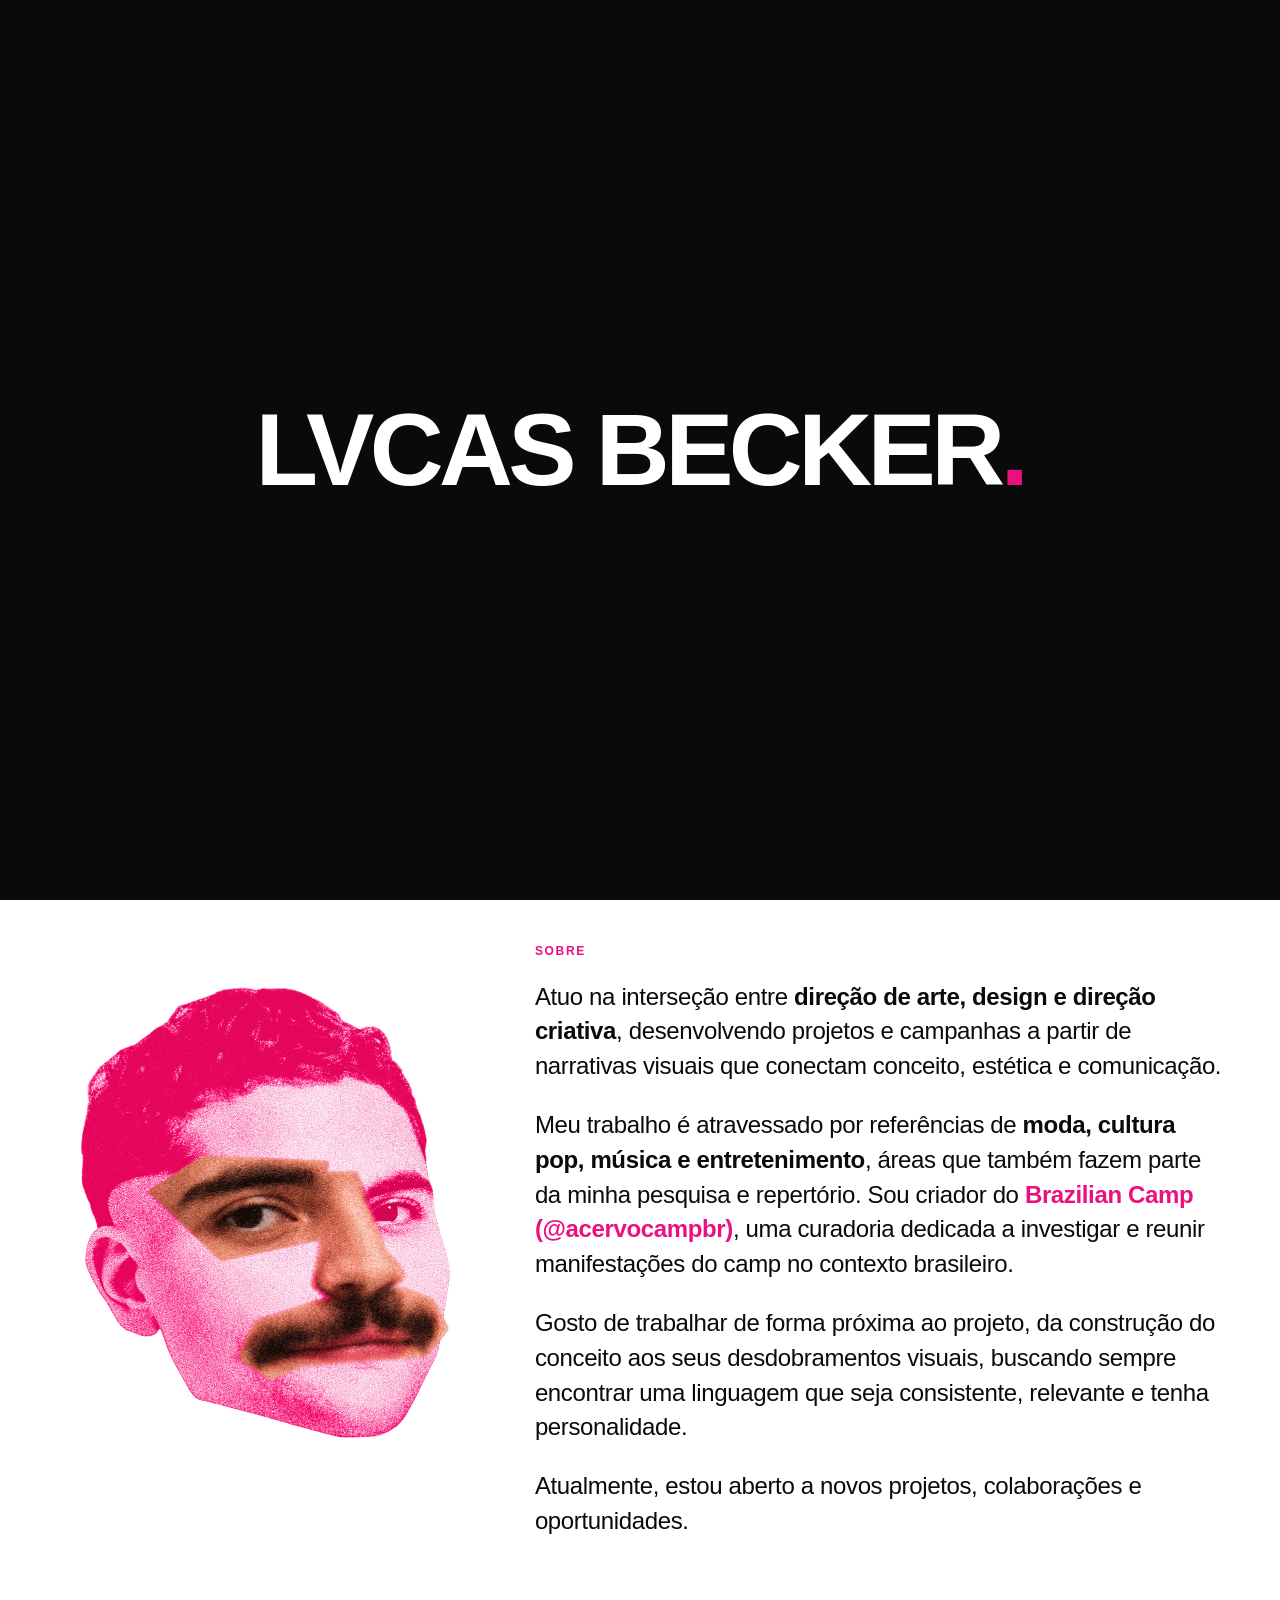
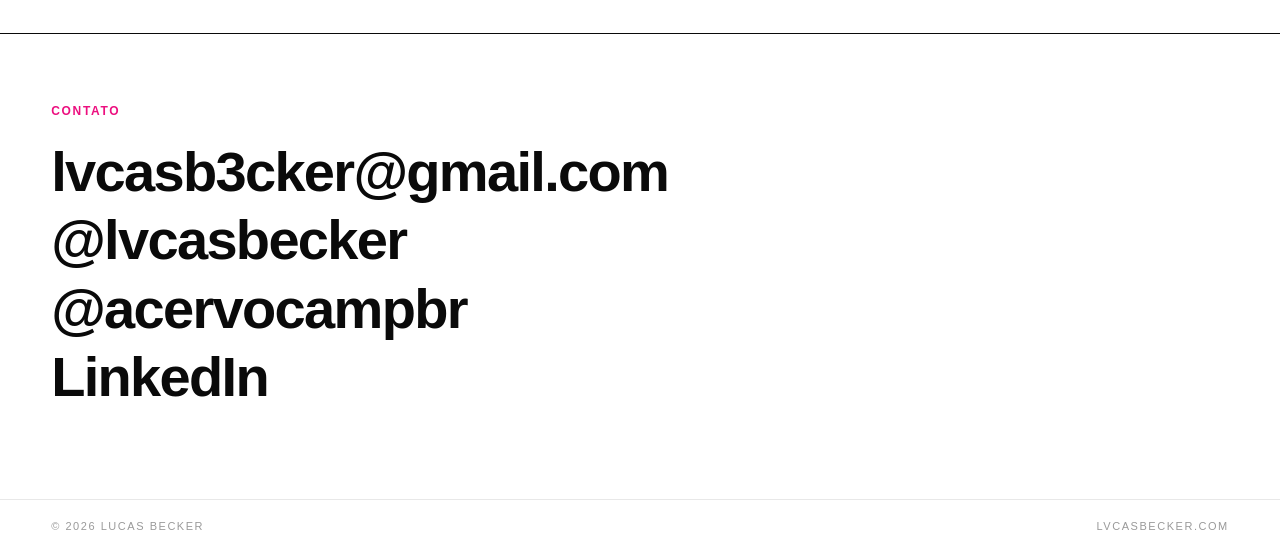
<file: index.html>
<!DOCTYPE html>
<html lang="pt-BR">
<head>
<meta charset="UTF-8">
<meta name="viewport" content="width=device-width, initial-scale=1.0">
<title>LVCAS BECKER</title>
<meta name="description" content="Portfólio de Lucas Becker — direção de arte, design, direção criativa e produção de moda.">
<link rel="stylesheet" href="estilo.css">
</head>
<body>

<div class="entrada" id="entrada">
  <h1>Lvcas Becker<span>.</span></h1>
</div>

<script>
  // página de entrada: aparece ao abrir o site, some ao clicar
  (function(){
    const entrada = document.getElementById('entrada');
    if (sessionStorage.getItem('entrou')) { entrada.remove(); return; }
    document.body.style.overflow = 'hidden';
    entrada.addEventListener('click', () => {
      sessionStorage.setItem('entrou', '1');
      entrada.classList.add('saindo');
      document.body.style.overflow = '';
      setTimeout(() => entrada.remove(), 400);
    });
  })();
</script>

<header>
  <a class="logo" href="index.html" id="logo"></a>
  <nav>
    <a href="#trabalhos">Trabalhos</a>
    <a href="#sobre">Sobre</a>
    <a href="#contato">Contato</a>
  </nav>
</header>

<section class="hero-home">
  <h1 id="hero-nome"></h1>
</section>

<nav class="indice" id="trabalhos" aria-label="Categorias de trabalho"></nav>

<section class="sobre" id="sobre">
  <div class="sobre-foto"><img src="assets/retrato.png" alt="Retrato de Lucas Becker"></div>
  <div>
    <h2>Sobre</h2>
    <p>Atuo na interseção entre <b>direção de arte, design e direção criativa</b>, desenvolvendo projetos e campanhas a partir de narrativas visuais que conectam conceito, estética e comunicação.</p>
    <p>Meu trabalho é atravessado por referências de <b>moda, cultura pop, música e entretenimento</b>, áreas que também fazem parte da minha pesquisa e repertório. Sou criador do <a href="https://www.instagram.com/acervocampbr" target="_blank" rel="noopener"><b><span class="destaque">Brazilian Camp (@acervocampbr)</span></b></a>, uma curadoria dedicada a investigar e reunir manifestações do camp no contexto brasileiro.</p>
    <p>Gosto de trabalhar de forma próxima ao projeto, da construção do conceito aos seus desdobramentos visuais, buscando sempre encontrar uma linguagem que seja consistente, relevante e tenha personalidade.</p>
    <p>Atualmente, estou aberto a novos projetos, colaborações e oportunidades.</p>
  </div>
</section>

<section class="contato" id="contato">
  <h2>Contato</h2>
  <div class="contato-links" id="contato-links"></div>
</section>

<footer>
  <div>© 2026 Lucas Becker</div>
  <div>lvcasbecker.com</div>
</footer>

<script src="dados.js"></script>
<script src="site.js"></script>
<script>
  montarHeader();

  // hero: logo grande ou nome em texto (com ponto rosa)
  const hero = document.getElementById('hero-nome');
  if (CONFIG.logo) {
    hero.innerHTML = `<img src="${CONFIG.logo}" alt="${CONFIG.nome}">`;
  } else {
    hero.innerHTML = CONFIG.nome.replace(' ', '<br>') + '<span>.</span>';
  }

  // índice de categorias
  const indice = document.getElementById('trabalhos');
  CATEGORIAS.forEach(cat => {
    const a = document.createElement('a');
    a.href = `categoria.html?c=${cat.slug}`;
    a.innerHTML = `<span class="cat-nome">${cat.nome}</span>`;
    indice.appendChild(a);
  });

  // contato
  document.getElementById('contato-links').innerHTML = `
    <a href="#" id="copiar-email">${CONFIG.email}</a>
    <a href="${CONFIG.instagram}" target="_blank" rel="noopener">@lvcasbecker</a>
    <a href="${CONFIG.acervo}" target="_blank" rel="noopener">@acervocampbr</a>
    <a href="${CONFIG.linkedin}" target="_blank" rel="noopener">LinkedIn</a>`;

  // e-mail: copiar em vez de abrir o app de e-mail
  const elEmail = document.getElementById('copiar-email');
  elEmail.addEventListener('click', (e) => {
    e.preventDefault();
    navigator.clipboard.writeText(CONFIG.email).then(() => {
      elEmail.textContent = 'copiado :)';
      elEmail.classList.add('copiado');
      setTimeout(() => {
        elEmail.textContent = CONFIG.email;
        elEmail.classList.remove('copiado');
      }, 1600);
    });
  });
</script>
</body>
</html>
</file>
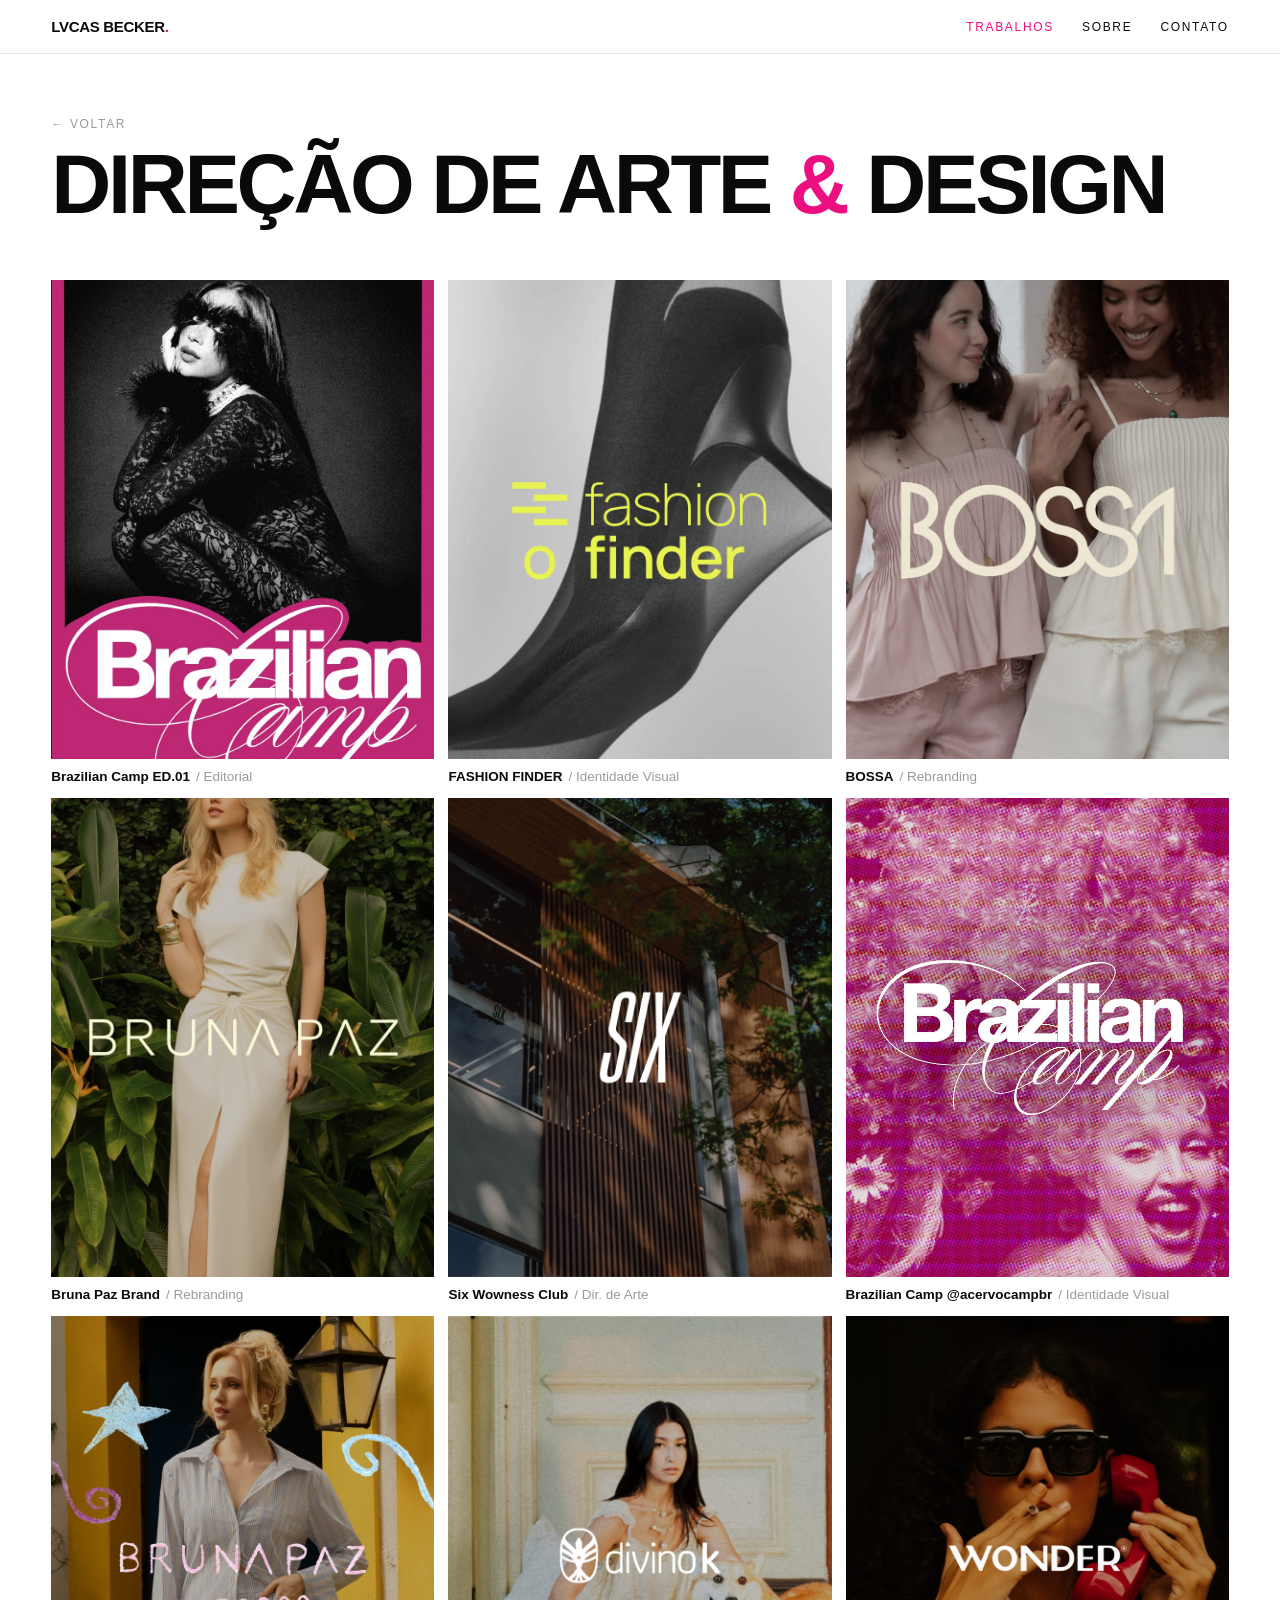
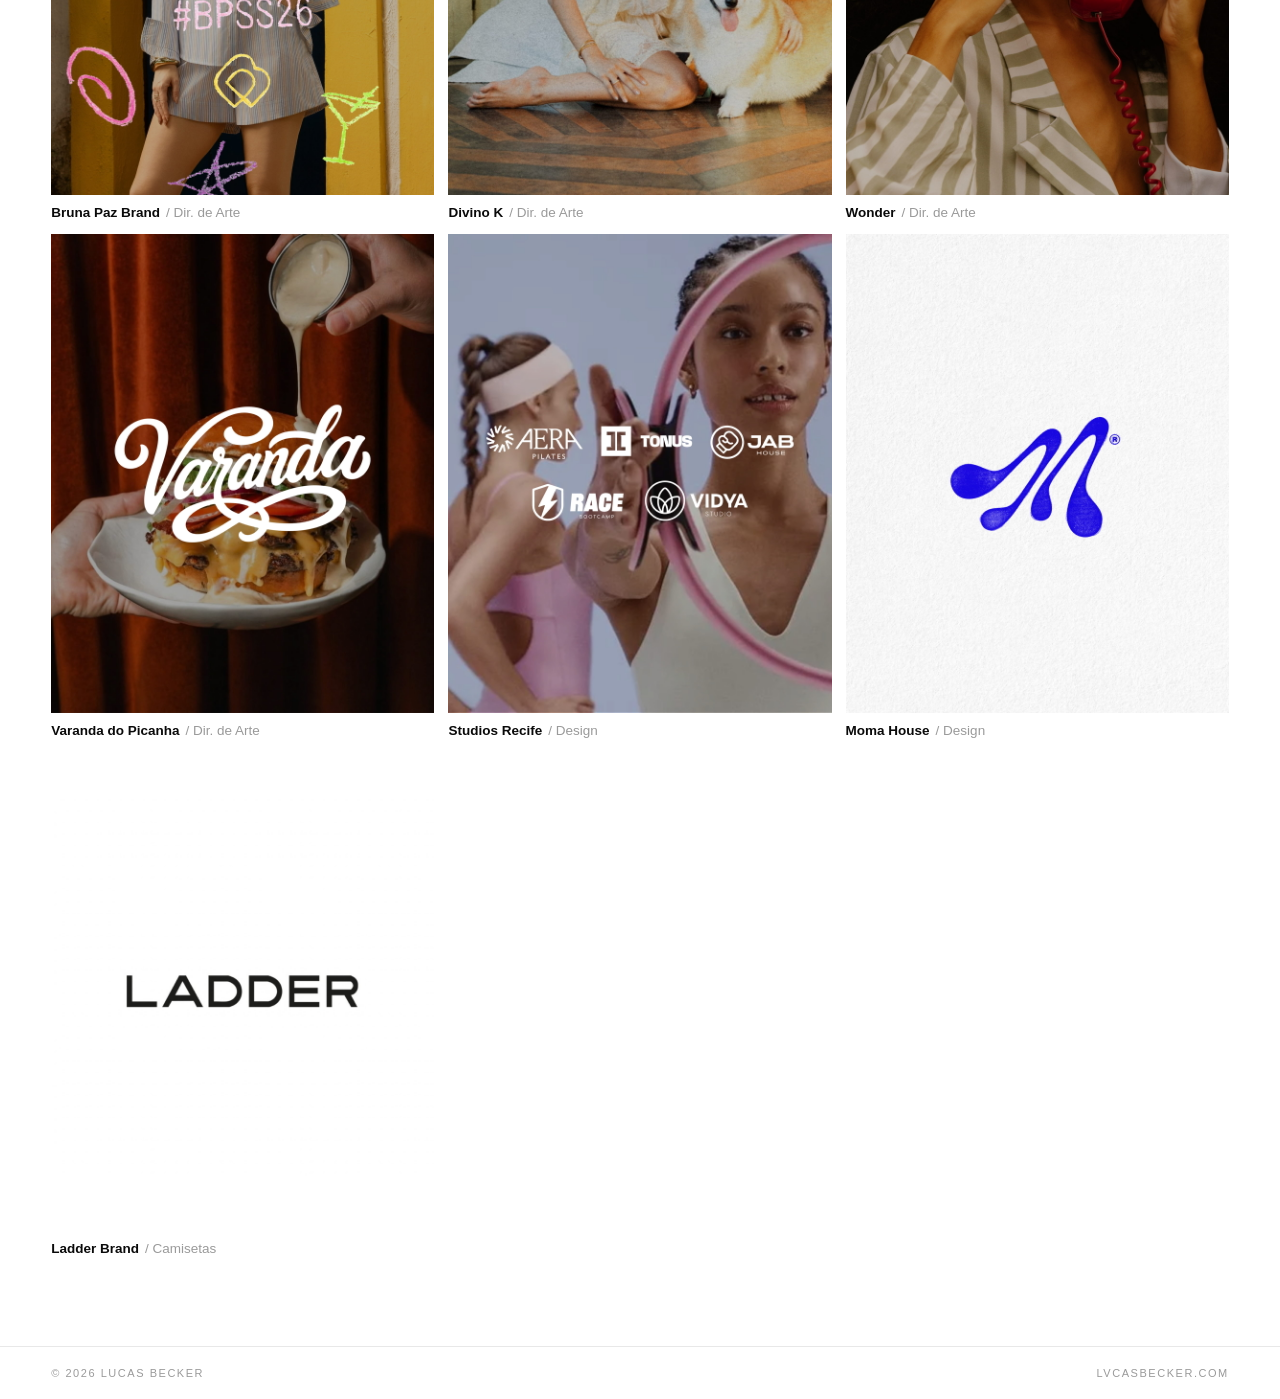
<file: categoria.html>
<!DOCTYPE html>
<html lang="pt-BR">
<head>
<meta charset="UTF-8">
<meta name="viewport" content="width=device-width, initial-scale=1.0">
<title>TRABALHOS</title>
<link rel="stylesheet" href="estilo.css">
</head>
<body>

<header>
  <a class="logo" href="index.html" id="logo"></a>
  <nav>
    <a href="index.html#trabalhos" class="atual">Trabalhos</a>
    <a href="index.html#sobre">Sobre</a>
    <a href="index.html#contato">Contato</a>
  </nav>
</header>

<section class="pagina-topo">
  <a class="migalha" href="index.html#trabalhos">← Voltar</a>
  <h1 id="titulo-categoria"></h1>
</section>

<main class="grid" id="grid"></main>

<footer>
  <div>© 2026 Lucas Becker</div>
  <div>lvcasbecker.com</div>
</footer>

<script src="dados.js"></script>
<script src="site.js"></script>
<script>
  montarHeader();
  const slug = pegarParam('c') || CATEGORIAS[0].slug;
  const nome = nomeDaCategoria(slug);
  document.title = nome.toUpperCase();
  document.getElementById('titulo-categoria').innerHTML =
    nome.replace('&amp;','&').replace(' & ',' <em>&</em> ');

  const grid = document.getElementById('grid');
  const lista = PROJECTS.filter(p => p.categoria === slug);
  lista.forEach(p => {
    const a = document.createElement('a');
    a.className = 'card';
    a.href = `projeto.html?p=${p.slug}`;
    a.innerHTML = `
      <div class="card-img"><img src="${p.capa}" alt="${p.rotulo ? p.rotulo + ' — ' : ''}${p.nome}" loading="lazy"></div>
      <div class="card-legenda">${p.rotulo ? `<b>${p.nome}</b><span>/ ${p.rotulo}</span>` : `<b>${p.nome}</b>`}</div>`;
    grid.appendChild(a);
  });
</script>
</body>
</html>
</file>
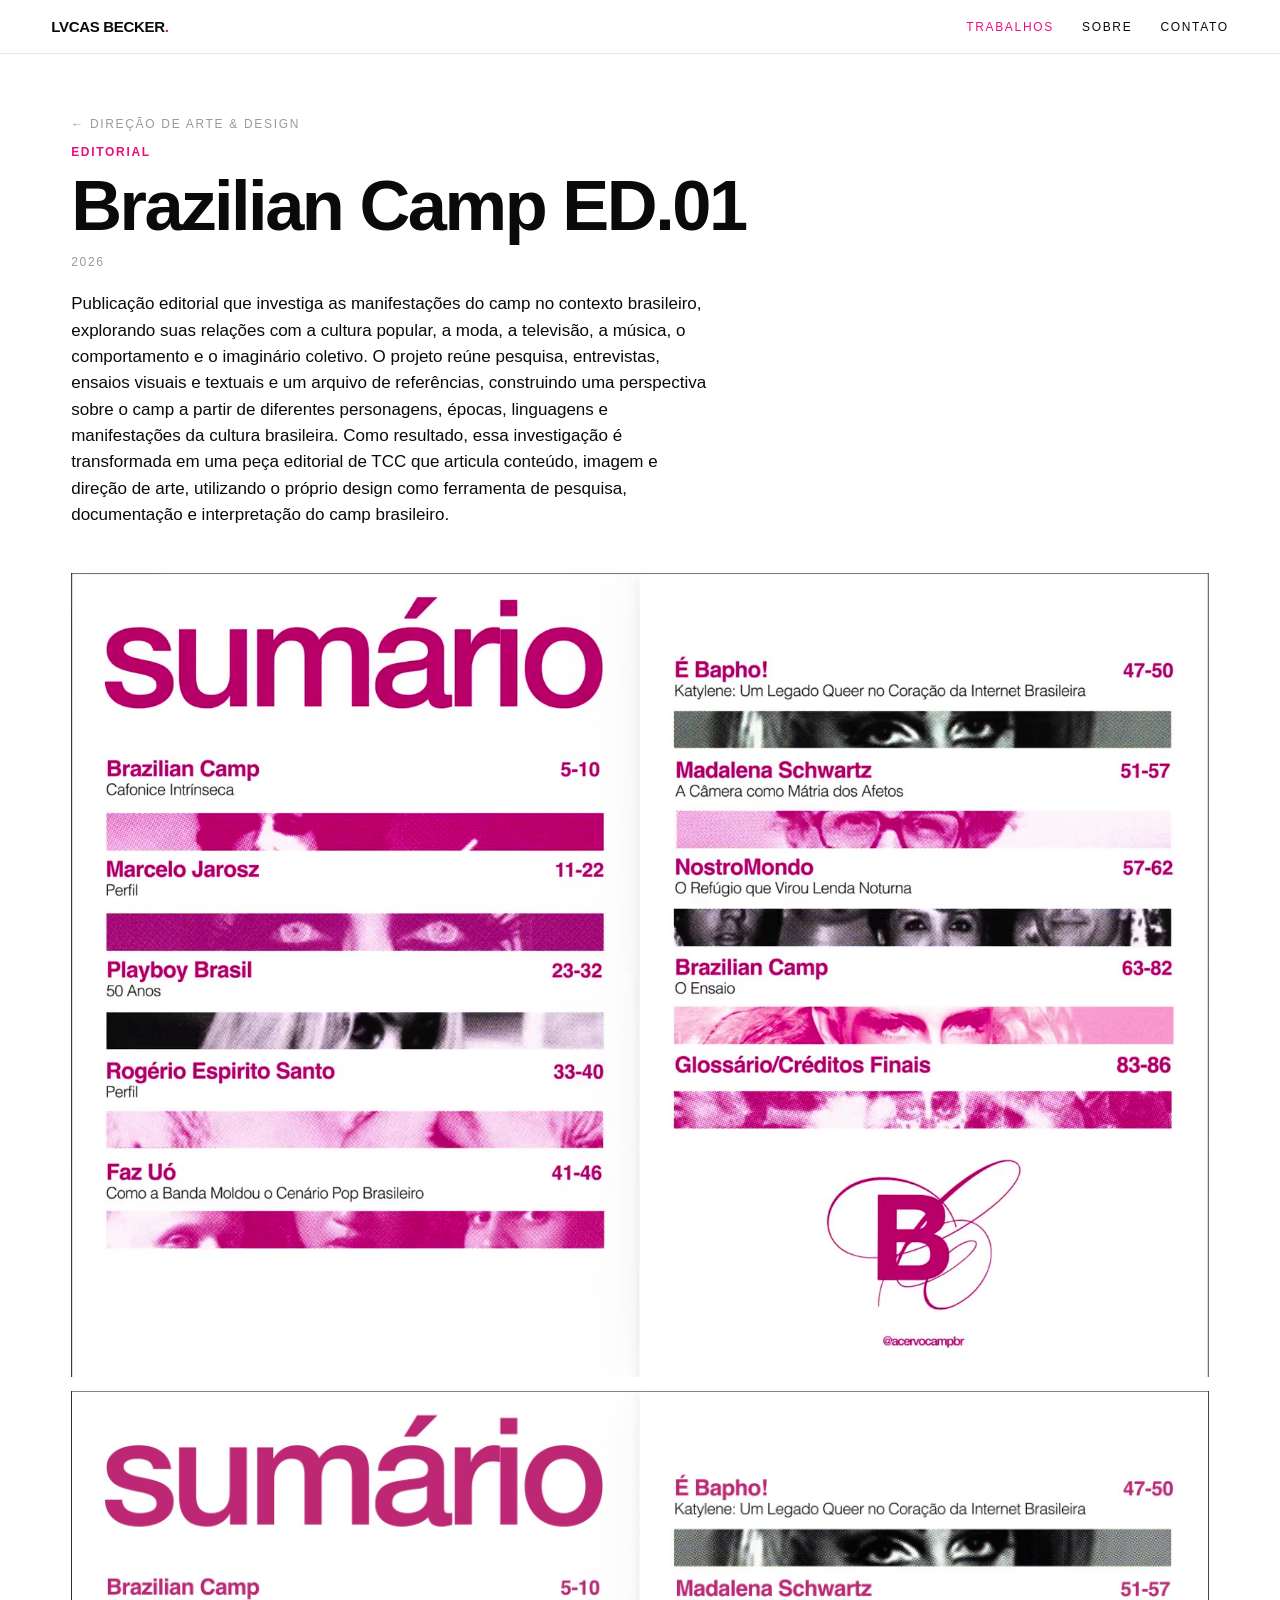
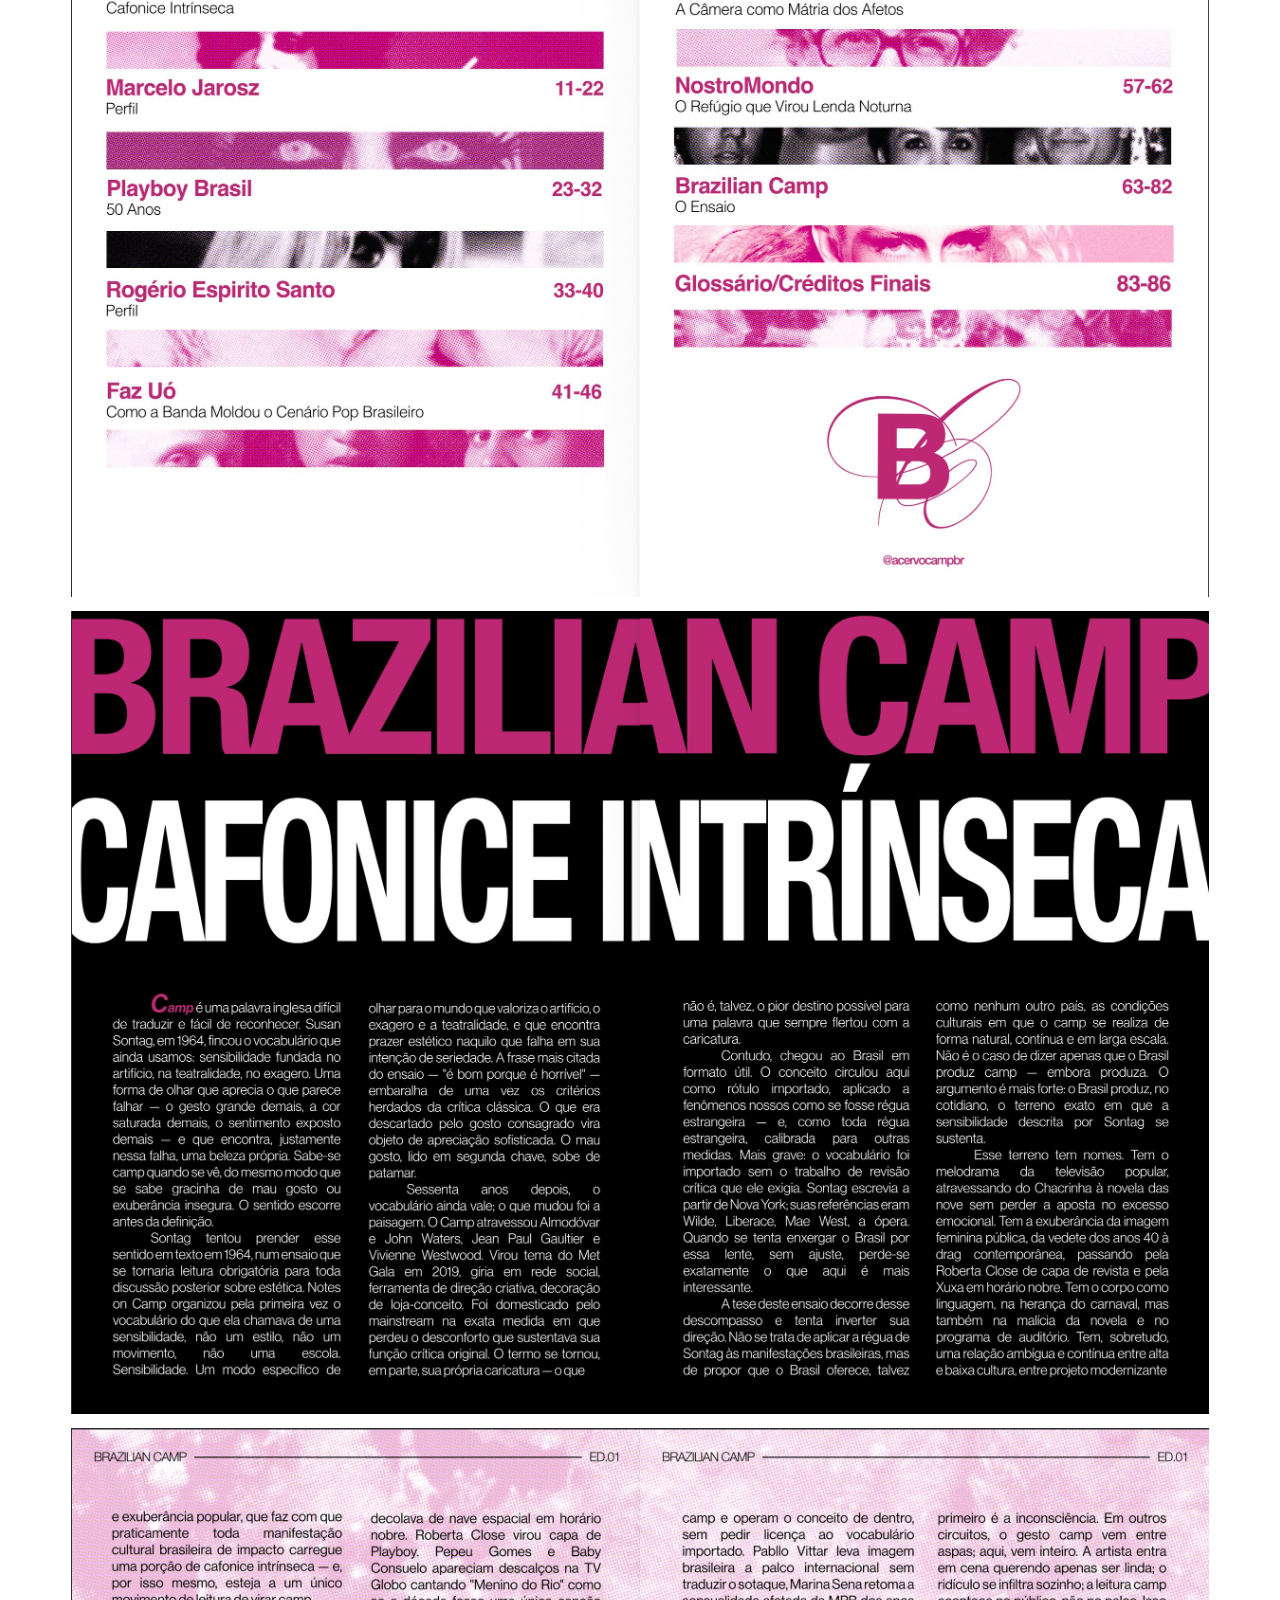
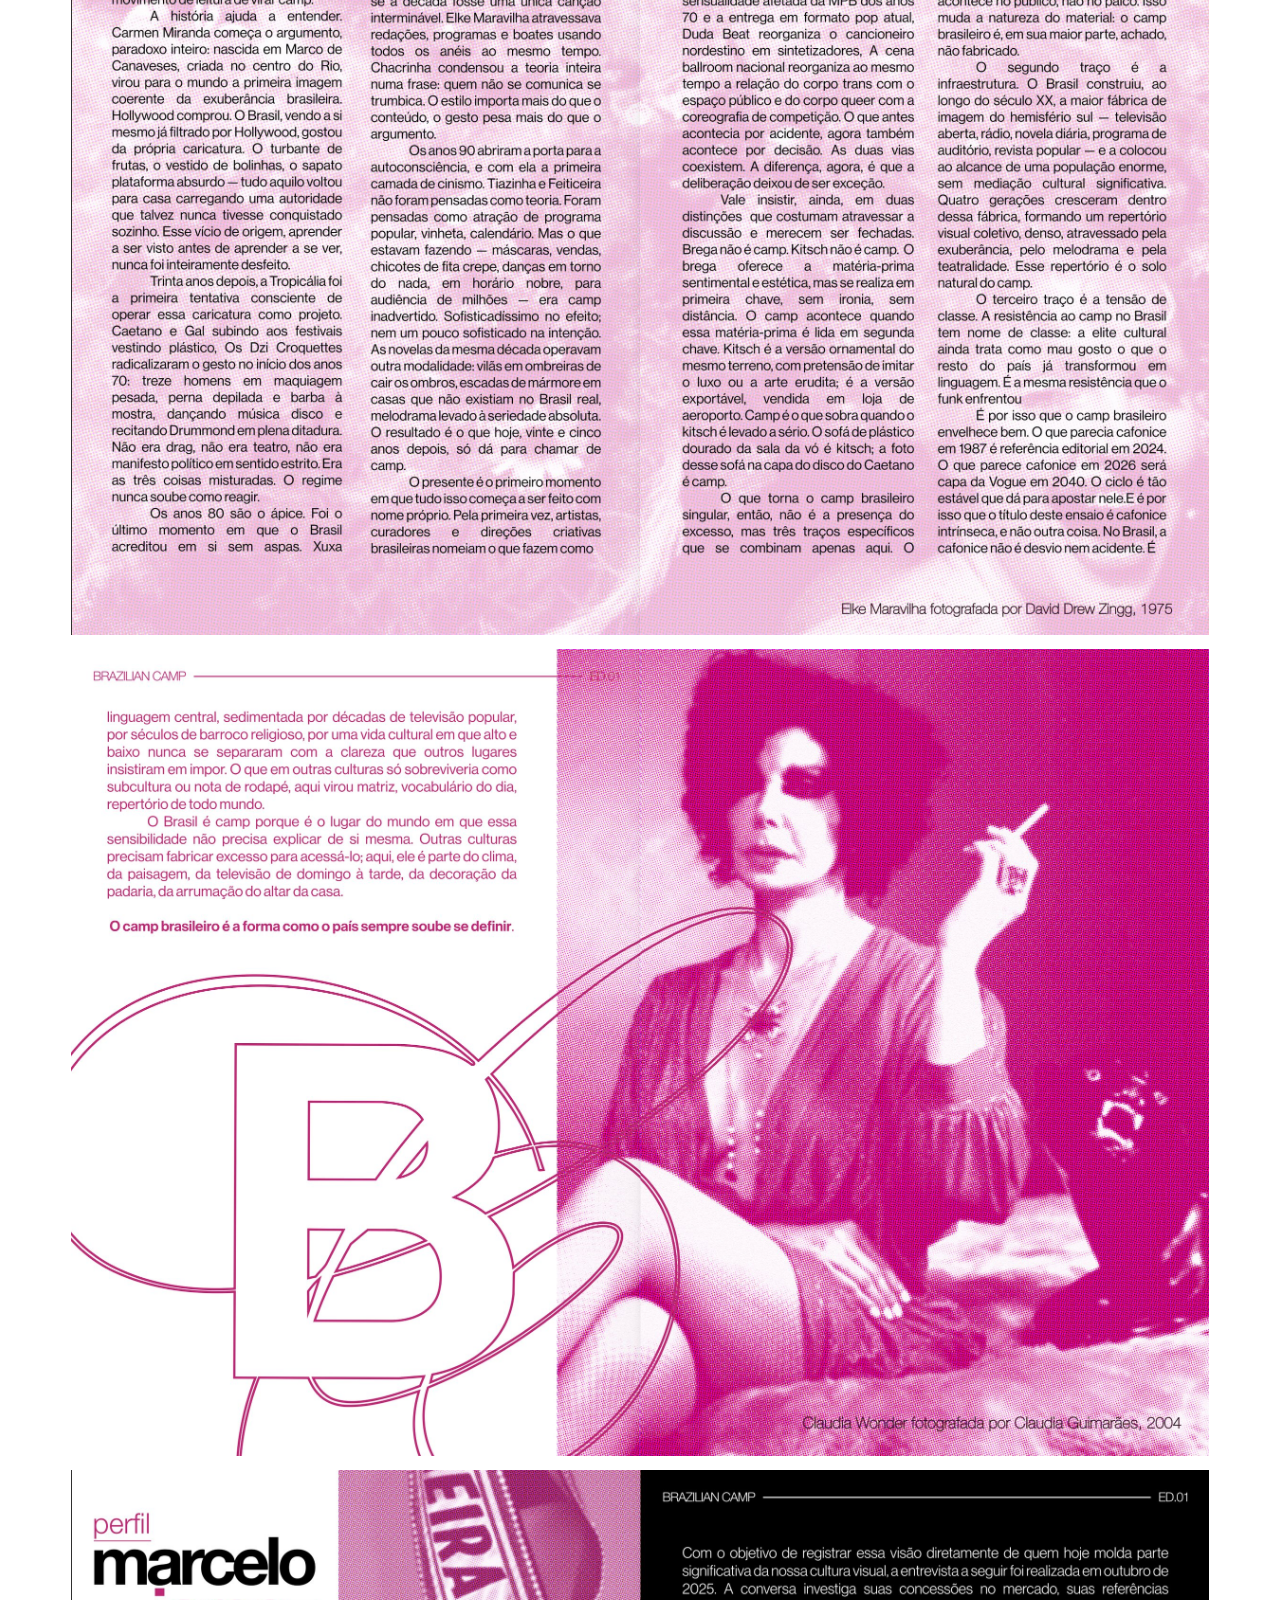
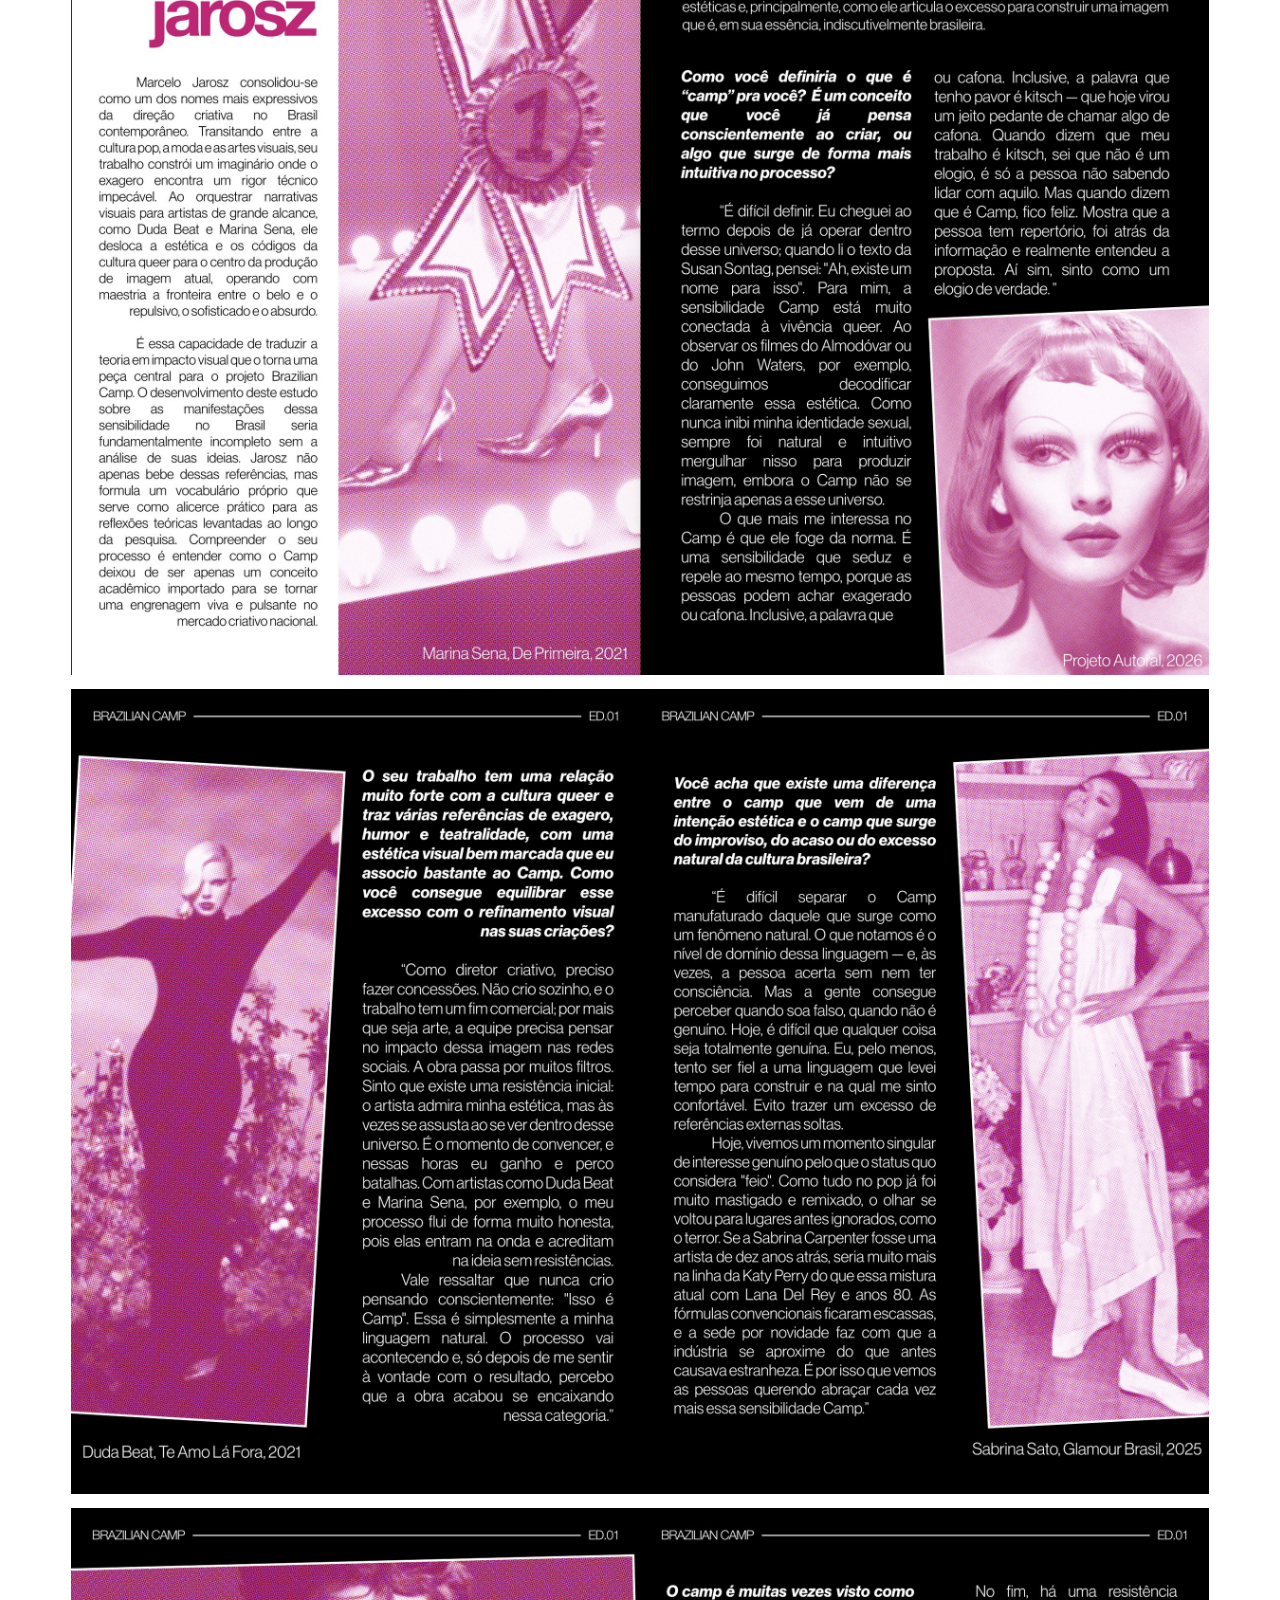
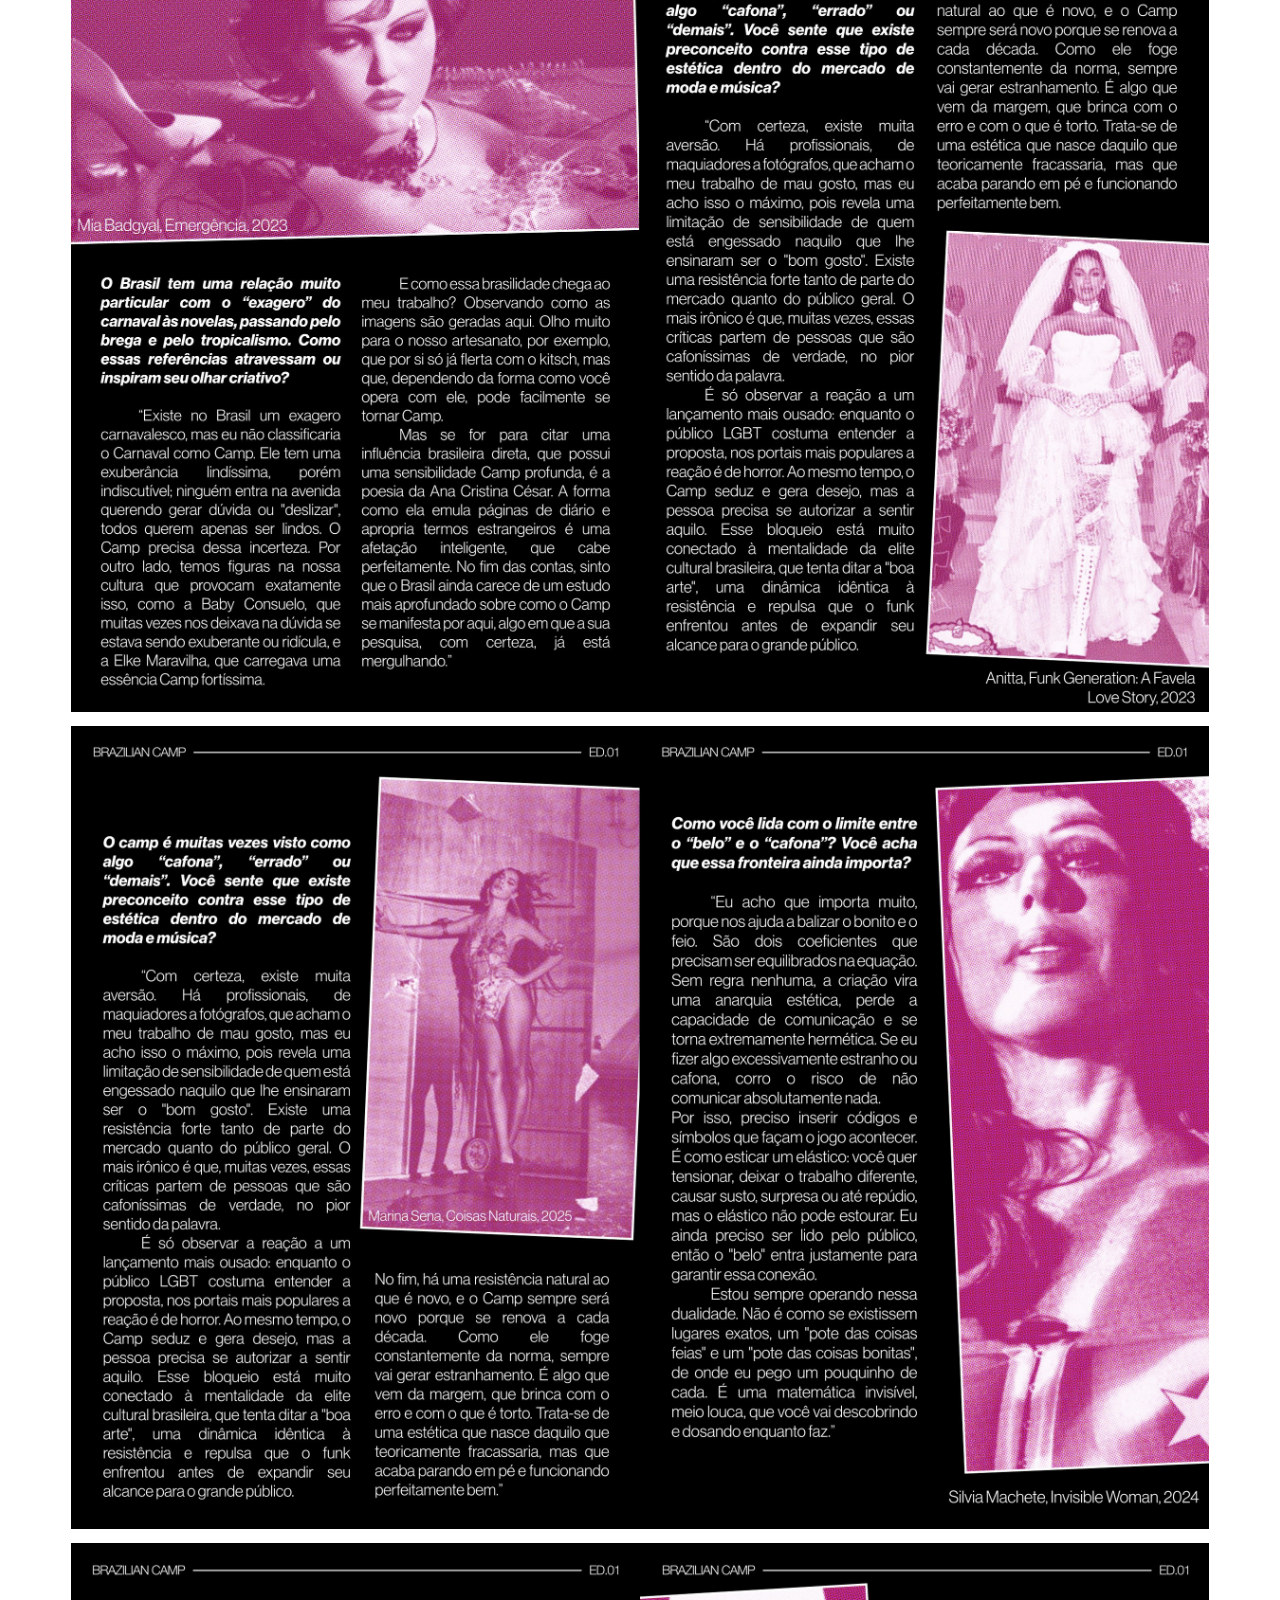
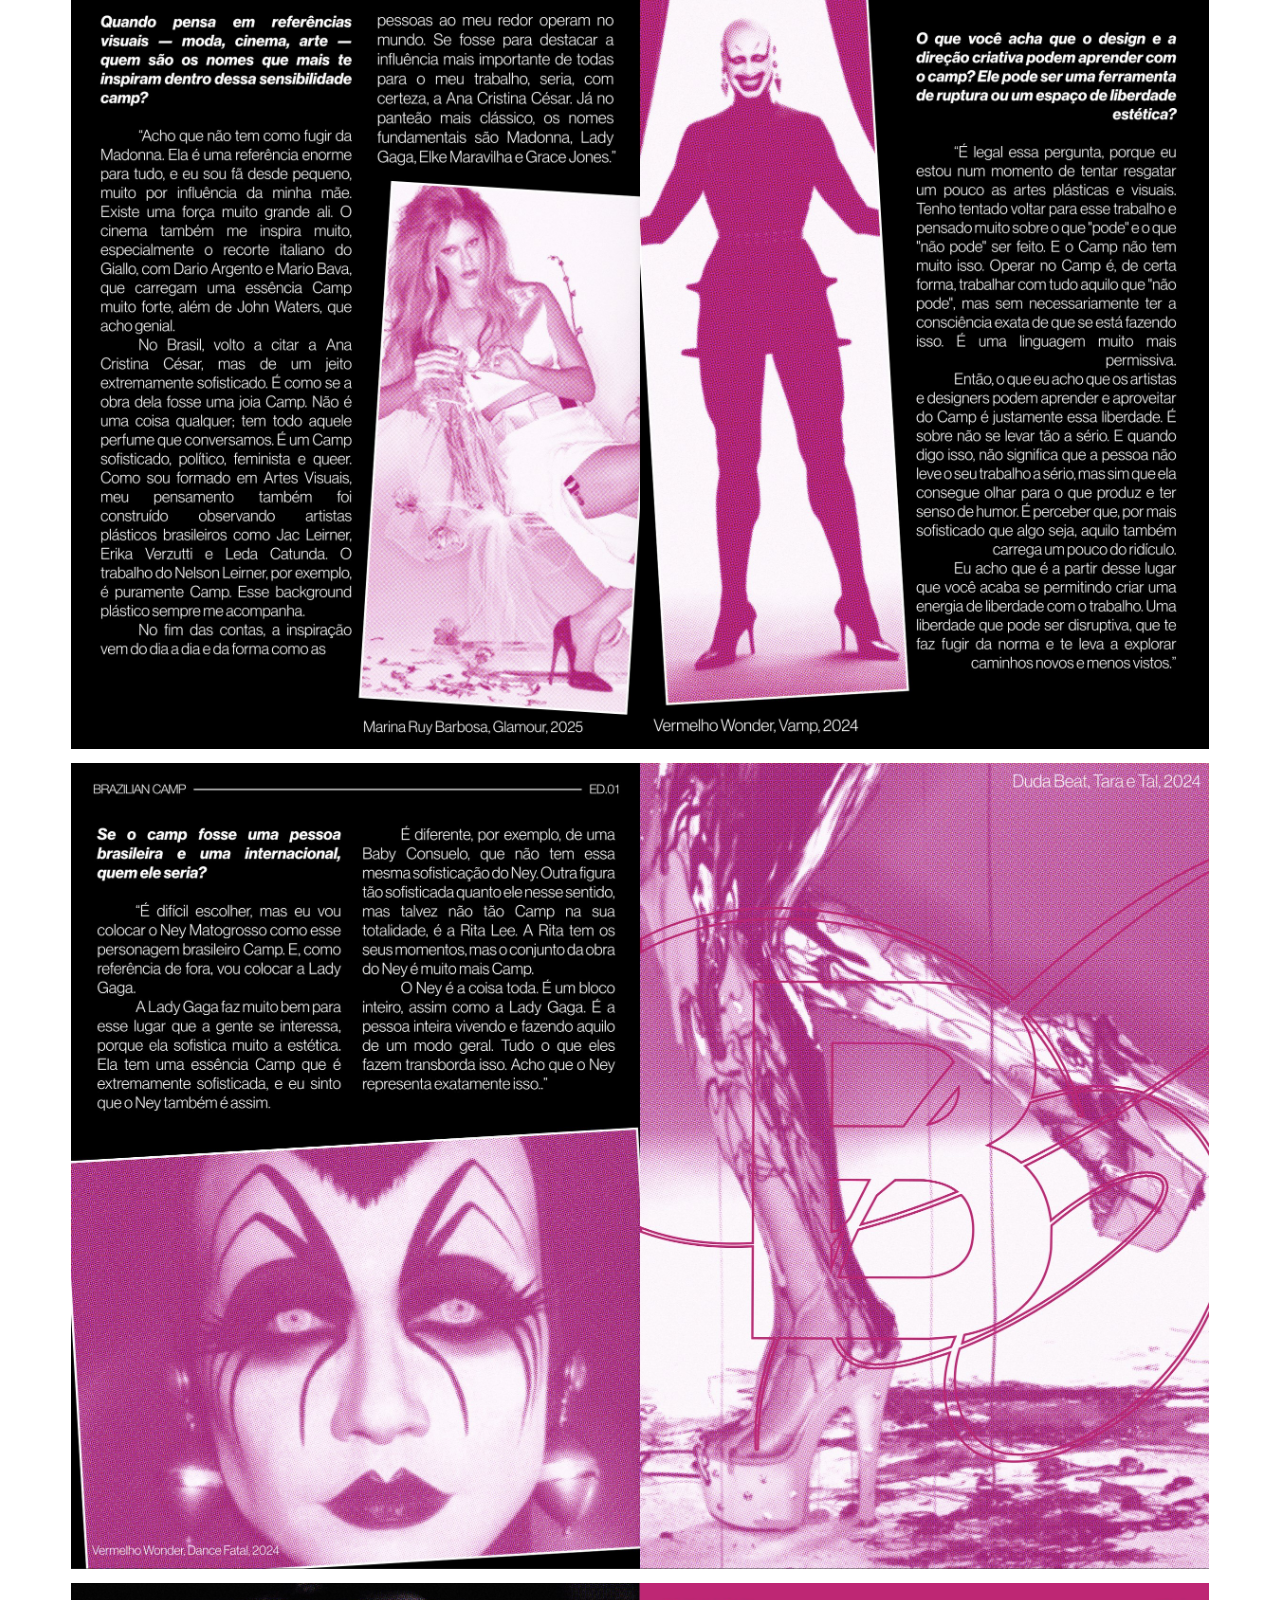
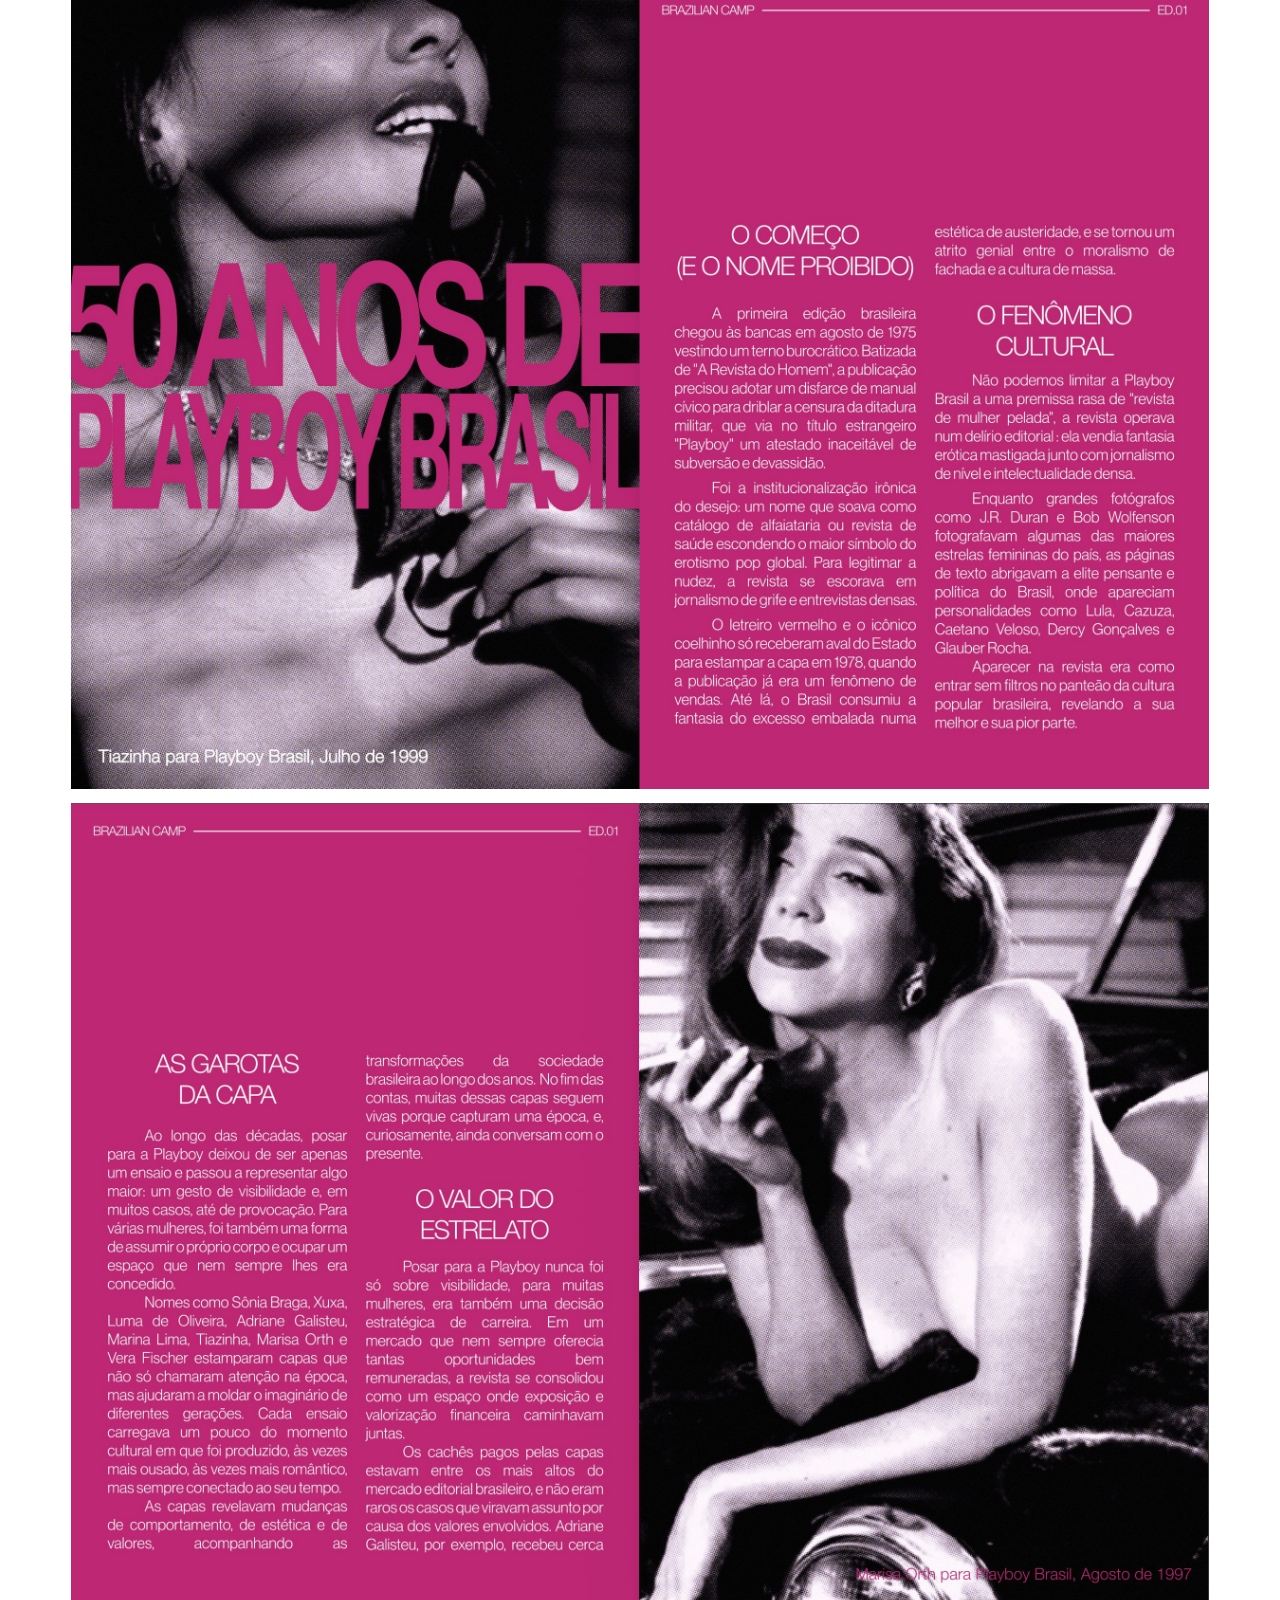
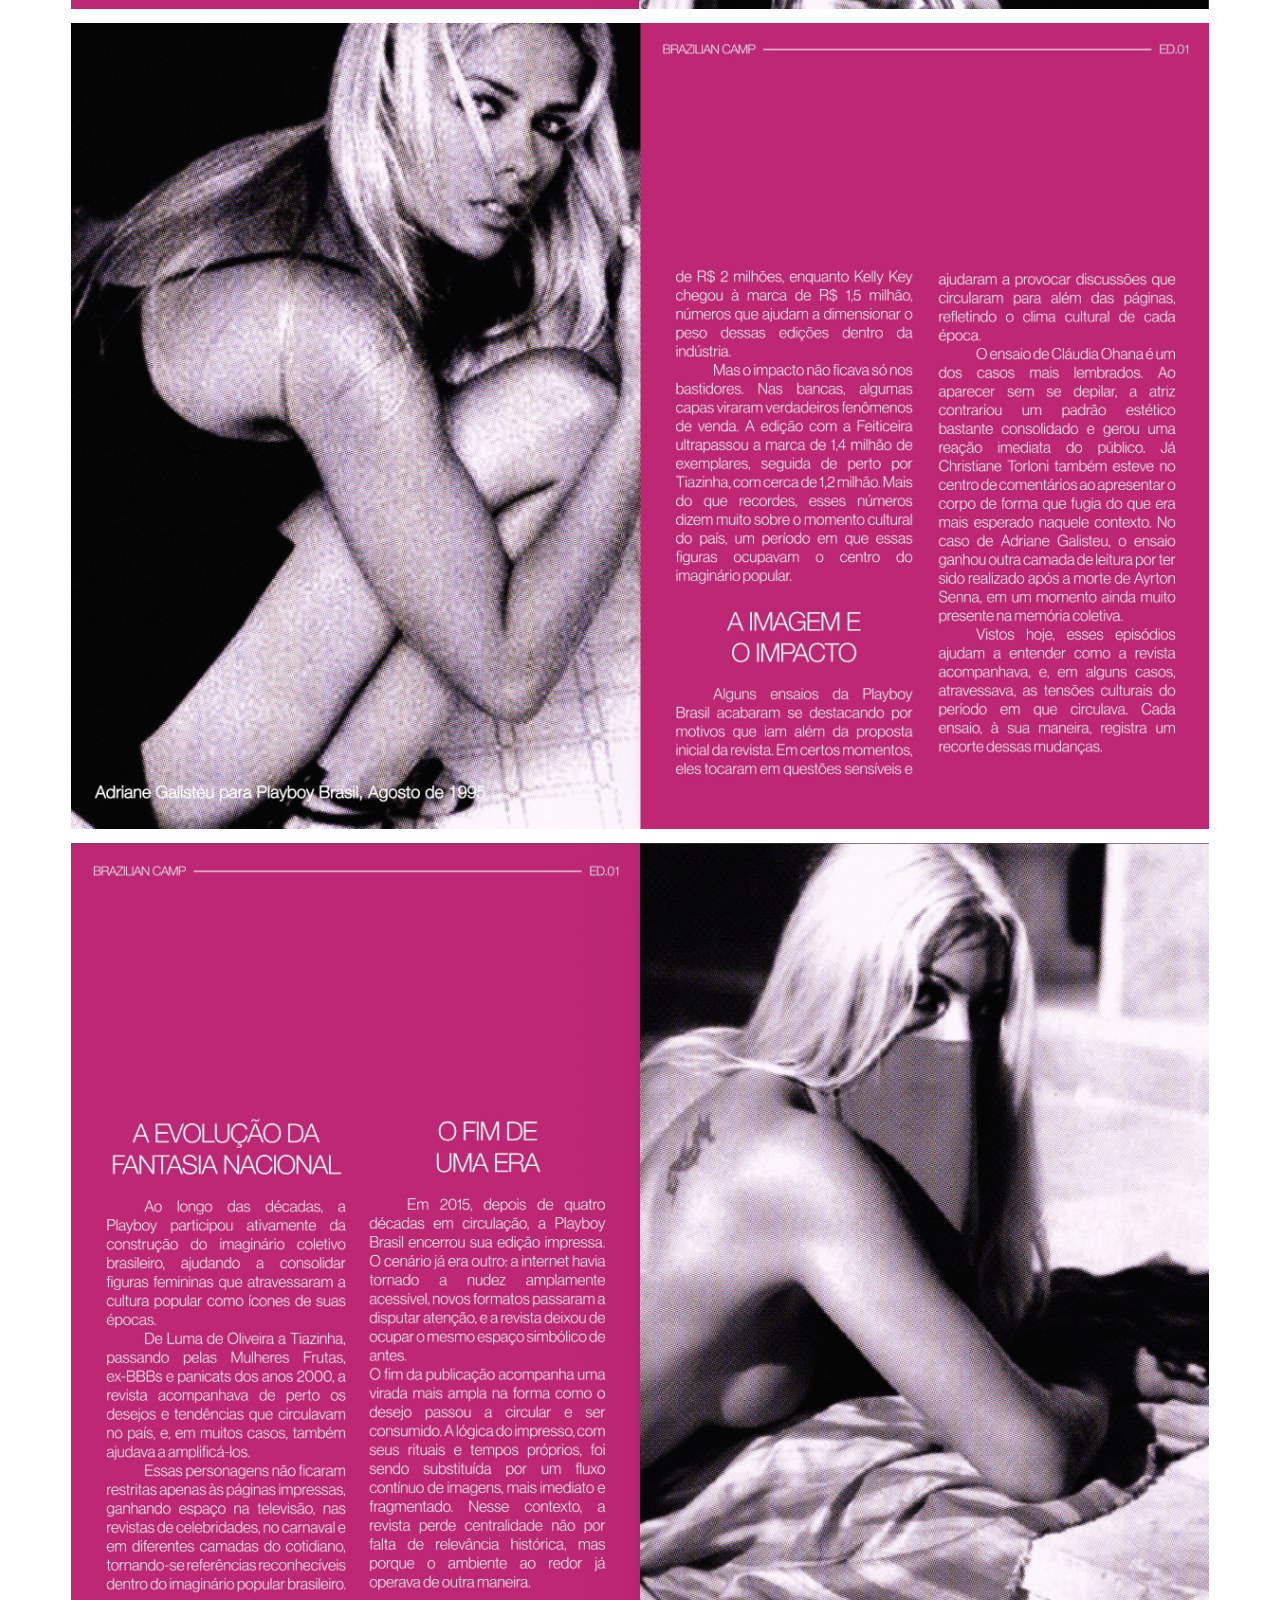
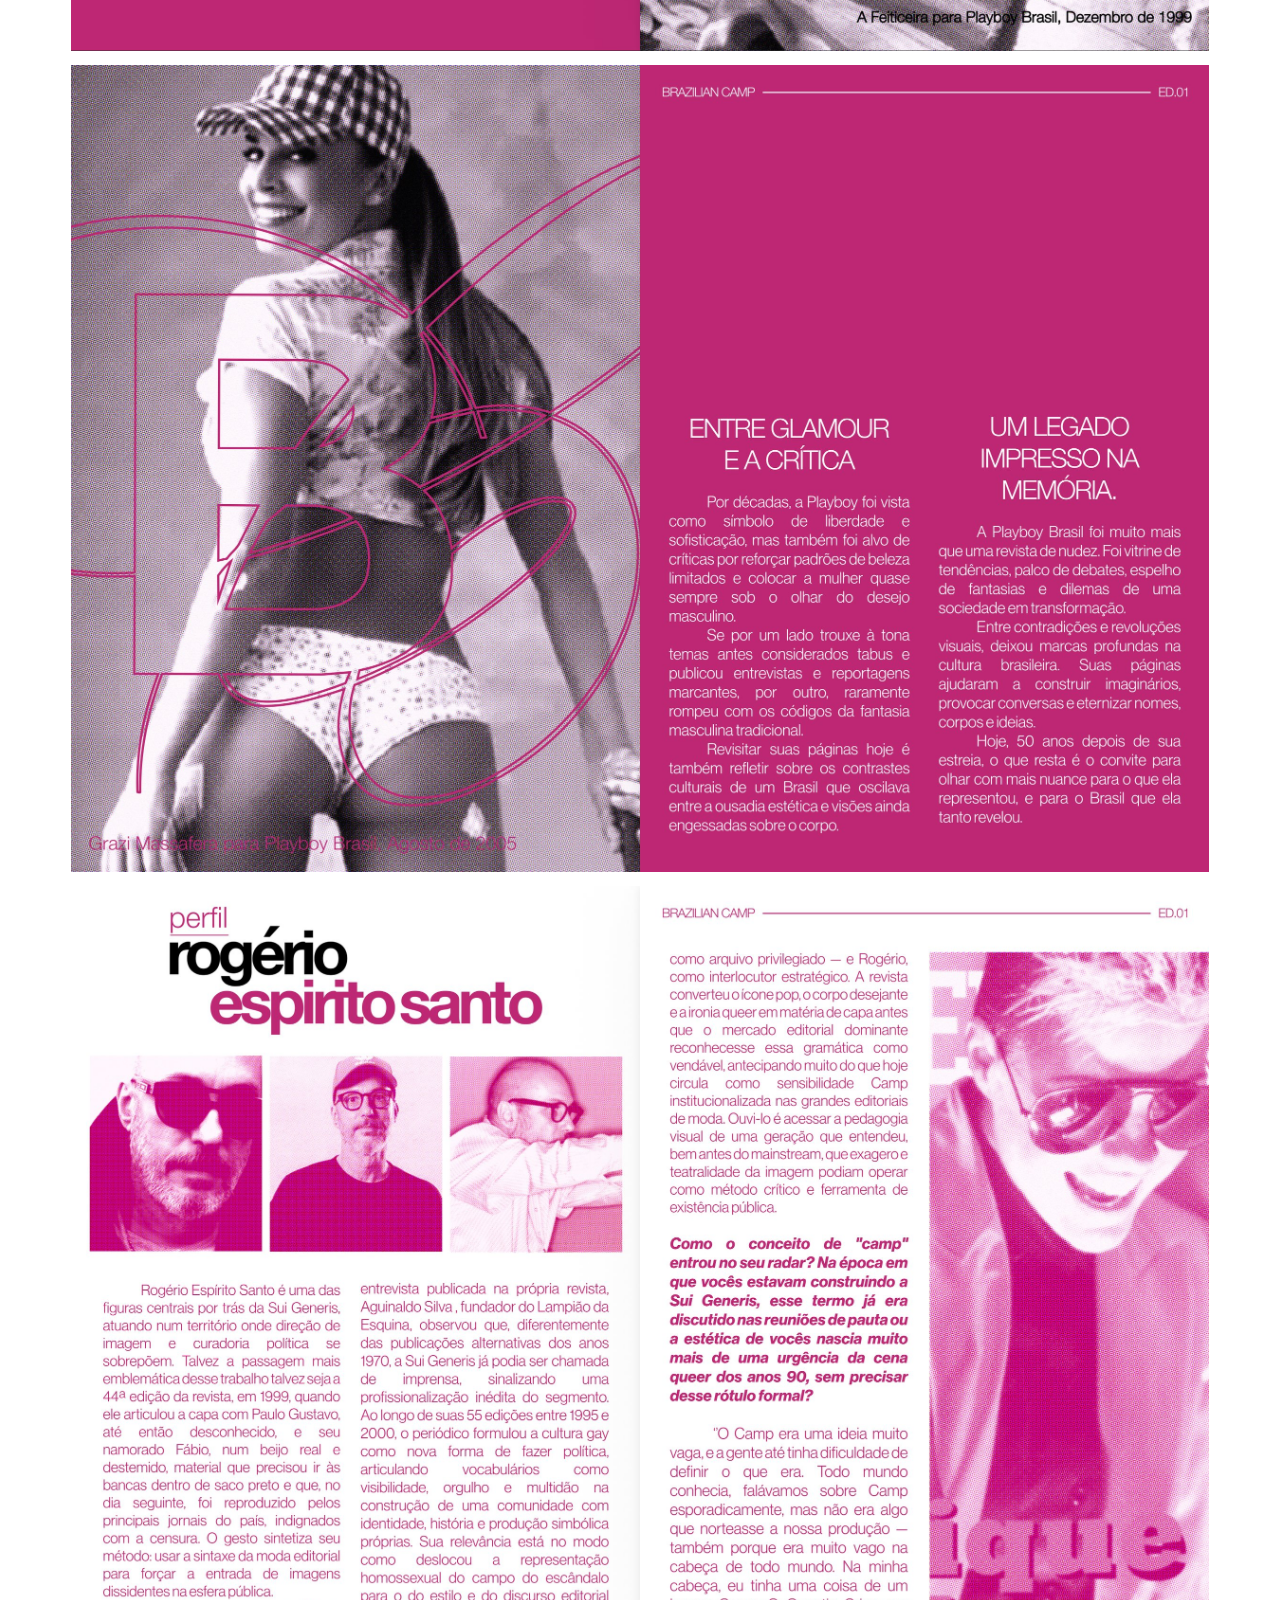
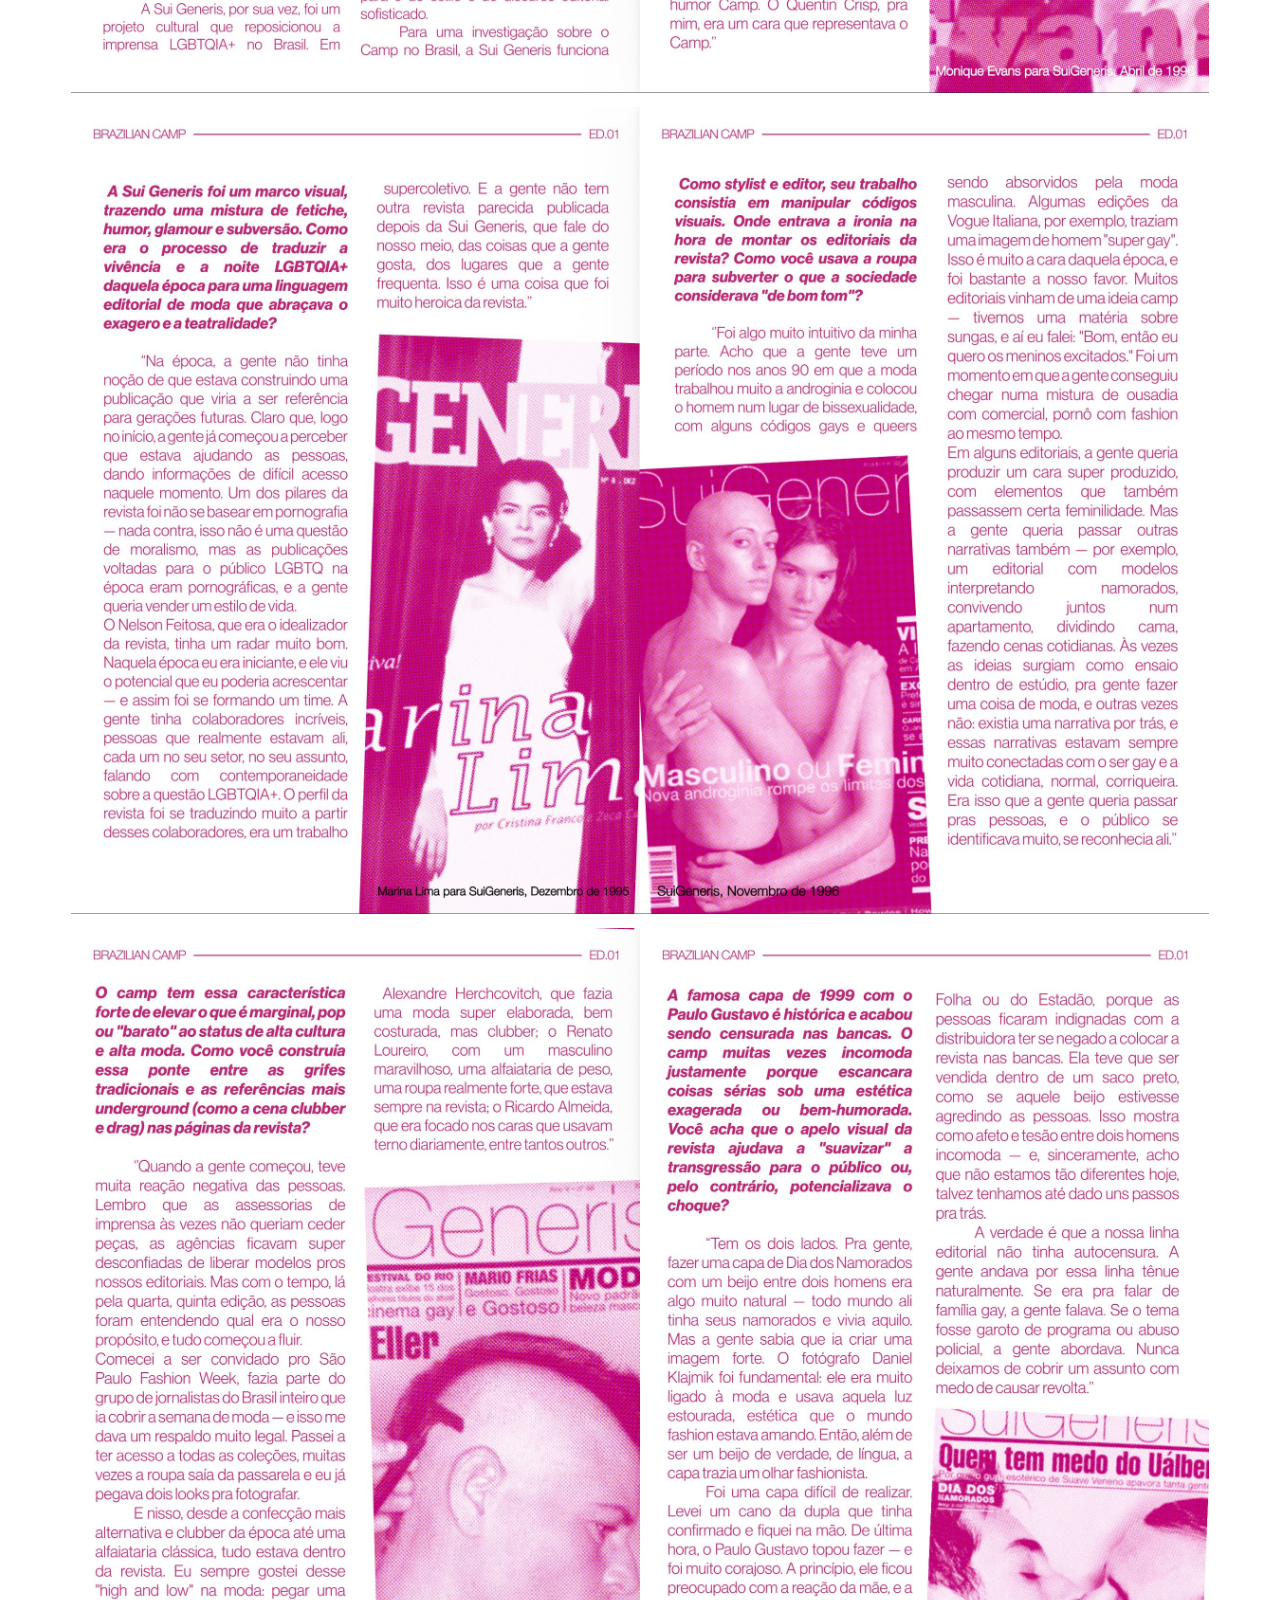
<file: projeto.html>
<!DOCTYPE html>
<html lang="pt-BR">
<head>
<meta charset="UTF-8">
<meta name="viewport" content="width=device-width, initial-scale=1.0">
<title>LVCAS BECKER</title>
<link rel="stylesheet" href="estilo.css">
</head>
<body>

<header>
  <a class="logo" href="index.html" id="logo"></a>
  <nav>
    <a href="index.html#trabalhos" class="atual">Trabalhos</a>
    <a href="index.html#sobre">Sobre</a>
    <a href="index.html#contato">Contato</a>
  </nav>
</header>

<section class="projeto-topo">
  <a class="migalha" id="voltar" href="index.html#trabalhos">← Voltar</a>
  <div class="rotulo" id="rotulo"></div>
  <h1 id="nome"></h1>
  <div class="meta" id="meta"></div>
  <p class="descricao" id="descricao"></p>
</section>

<main class="projeto-midias" id="midias"></main>

<nav class="projeto-nav">
  <a id="anterior" href="#">← Projeto anterior</a>
  <a id="proximo" href="#">Próximo projeto →</a>
</nav>

<footer>
  <div>© 2026 Lucas Becker</div>
  <div>lvcasbecker.com</div>
</footer>

<script src="dados.js"></script>
<script src="site.js"></script>
<script>
  montarHeader();
  const slug = pegarParam('p');
  const i = PROJECTS.findIndex(p => p.slug === slug);
  const p = PROJECTS[i] || PROJECTS[0];

  document.title = `${p.nome.toUpperCase()} — LVCAS BECKER`;
  document.getElementById('voltar').href = `categoria.html?c=${p.categoria}`;
  document.getElementById('voltar').textContent = `← ${nomeDaCategoria(p.categoria)}`;
  const elRotulo = document.getElementById('rotulo');
  if (p.rotulo) elRotulo.textContent = p.rotulo; else elRotulo.remove();
  document.getElementById('nome').textContent = p.nome;

  const elMeta = document.getElementById('meta');
  if (p.ano) elMeta.textContent = p.ano; else elMeta.remove();

  const desc = document.getElementById('descricao');
  if (p.descricao) desc.textContent = p.descricao; else desc.remove();

  const alt = p.rotulo ? `${p.rotulo} — ${p.nome}` : p.nome;
  document.getElementById('midias').innerHTML =
    (p.midias || []).map(m => renderMidia(m, alt)).join('') +
    (p.creditos ? `<div class="projeto-creditos">${p.creditos}</div>` : '');

  // navegação anterior/próximo dentro da mesma categoria
  const daCategoria = PROJECTS.filter(x => x.categoria === p.categoria);
  const pos = daCategoria.findIndex(x => x.slug === p.slug);
  const ant = daCategoria[pos - 1], prox = daCategoria[pos + 1];
  const elAnt = document.getElementById('anterior');
  const elProx = document.getElementById('proximo');
  if (ant) elAnt.href = `projeto.html?p=${ant.slug}`; else elAnt.classList.add('off');
  if (prox) elProx.href = `projeto.html?p=${prox.slug}`; else elProx.classList.add('off');
</script>
</body>
</html>
</file>
<file: estilo.css>
/* ================================================================
   LVCASBECKER.COM — ESTILO
   PARA TROCAR A FONTE: mude a linha --fonte abaixo.
   Fonte do Google Fonts? Adicione o <link> dela no <head> das
   páginas e escreva o nome aqui. Fonte própria (arquivo .woff2)?
   Salve em assets/ e descomente o bloco @font-face abaixo.
   PARA TROCAR AS CORES: mude os valores de --preto e --rosa.
   ================================================================ */

/*
@font-face{
  font-family:"MinhaFonte";
  src:url("assets/minha-fonte.woff2") format("woff2");
  font-weight:400 700;
}
*/

:root{
  --branco:#ffffff;
  --preto:#0a0a0a;
  --rosa:#ec0f7f;
  --cinza:#9a9a9a;
  --linha:#e8e8e8;
  --fonte:"Helvetica Neue", Helvetica, Arial, sans-serif;
}
*{margin:0;padding:0;box-sizing:border-box}
html{scroll-behavior:smooth}
body{
  font-family:var(--fonte);
  background:var(--branco);
  color:var(--preto);
  -webkit-font-smoothing:antialiased;
  min-height:100vh;
  display:flex;flex-direction:column;
}
::selection{background:var(--rosa);color:var(--branco)}
a{color:inherit;text-decoration:none}
img{display:block;max-width:100%}
button{font-family:inherit;background:none;border:none;cursor:pointer;color:inherit}
:focus-visible{outline:2px solid var(--rosa);outline-offset:3px}

/* ---------- header ---------- */
header{
  position:sticky;top:0;z-index:50;
  display:flex;justify-content:space-between;align-items:center;
  padding:18px 4vw;
  background:rgba(255,255,255,.92);
  backdrop-filter:blur(8px);
  border-bottom:1px solid var(--linha);
}
.logo{font-weight:700;font-size:15px;letter-spacing:-.02em;text-transform:uppercase}
.logo span{color:var(--rosa)}
.logo img{height:26px;width:auto}
header nav{display:flex;gap:28px}
header nav a{font-size:12px;text-transform:uppercase;letter-spacing:.14em}
header nav a:hover, header nav a.atual{color:var(--rosa)}

/* ---------- home: índice de categorias ---------- */
.hero-home{padding:110px 4vw 30px}
.hero-home h1{
  font-weight:700;
  font-size:clamp(44px, 9vw, 130px);
  line-height:.9;letter-spacing:-.045em;text-transform:uppercase;
}
.hero-home h1 img{max-height:clamp(60px,14vw,170px);width:auto}
.hero-home h1 span{color:var(--rosa)}
.hero-home .sub{
  margin-top:22px;
  font-size:12px;text-transform:uppercase;letter-spacing:.14em;color:var(--cinza);
}
.indice{
  margin:50px 0 90px;
}
.indice a{
  display:flex;align-items:baseline;justify-content:space-between;gap:16px;
  padding:20px 4vw;
  transition:background .2s, color .2s;
}
.indice .cat-nome{
  font-weight:700;
  font-size:clamp(28px, 5.5vw, 72px);
  letter-spacing:-.035em;text-transform:uppercase;line-height:1;
}
.indice .cat-meta{
  font-size:12px;text-transform:uppercase;letter-spacing:.14em;color:var(--cinza);
  white-space:nowrap;
}
.indice a:hover{background:var(--rosa);color:var(--branco)}
.indice a:hover .cat-meta{color:var(--branco)}

/* ---------- páginas internas: título ---------- */
.pagina-topo{padding:60px 4vw 30px}
.migalha{
  font-size:12px;text-transform:uppercase;letter-spacing:.14em;color:var(--cinza);
  margin-bottom:14px;display:inline-block;
}
.migalha:hover{color:var(--rosa)}
.pagina-topo h1{
  font-weight:700;
  font-size:clamp(34px, 6.5vw, 88px);
  letter-spacing:-.04em;line-height:.95;text-transform:uppercase;
}
.pagina-topo h1 em{font-style:normal;color:var(--rosa)}

/* ---------- grid de projetos ---------- */
.grid{
  display:grid;grid-template-columns:repeat(3,1fr);
  gap:14px;padding:26px 4vw 90px;
}
.card{display:block;text-align:left}
.card-img{position:relative;overflow:hidden;aspect-ratio:4/5;background:#f3f3f3}
.card-img img{width:100%;height:100%;object-fit:cover;transition:transform .5s ease}
.card:hover .card-img img{transform:scale(1.04)}
.card-img::after{content:"";position:absolute;inset:0;background:var(--rosa);opacity:0;transition:opacity .25s}
.card:hover .card-img::after{opacity:.28}
.card-legenda{display:flex;gap:6px;align-items:baseline;margin-top:10px;font-size:13.5px}
.card-legenda b{font-weight:700}
.card-legenda span{color:var(--cinza)}
.card:hover .card-legenda span{color:var(--rosa)}

/* ---------- página de projeto ---------- */
.projeto-topo{padding:60px 4vw 10px;max-width:1240px;margin:0 auto;width:100%}
.projeto-topo .rotulo{
  font-size:12px;text-transform:uppercase;letter-spacing:.14em;color:var(--rosa);
  font-weight:700;margin-bottom:12px;
}
.projeto-topo h1{
  font-weight:700;font-size:clamp(32px,5.5vw,72px);
  letter-spacing:-.035em;line-height:1;
}
.projeto-topo .meta{
  margin-top:14px;font-size:12px;text-transform:uppercase;letter-spacing:.14em;color:var(--cinza);
}
.projeto-topo .descricao{
  margin-top:22px;max-width:640px;
  font-size:17px;line-height:1.55;
}
.projeto-midias{
  max-width:1240px;margin:34px auto 0;padding:0 4vw;width:100%;
  display:grid;grid-template-columns:repeat(6,1fr);gap:14px;align-items:start;
}
.projeto-midias > *{grid-column:span 3;width:100%}      /* dupla: 2 por fileira (padrão) */
.projeto-midias > .m-trio{grid-column:span 2}           /* trio: 3 por fileira */
.projeto-midias > .m-sozinha{grid-column:1 / -1}        /* sozinha: 1 na fileira */
.projeto-midias video{display:block;width:100%;height:auto;background:#000}
.midia-embed{position:relative;aspect-ratio:16/9;background:#000}
.midia-embed iframe{position:absolute;inset:0;width:100%;height:100%;border:0}
.projeto-creditos{
  grid-column:1 / -1;
  font-size:12px;color:var(--cinza);text-transform:uppercase;letter-spacing:.1em;
  line-height:2;padding-top:10px;border-top:1px solid var(--linha);white-space:pre-line;
}
.projeto-nav{
  max-width:1240px;margin:40px auto 0;padding:20px 4vw 80px;width:100%;
  display:flex;justify-content:space-between;gap:20px;
  font-size:13px;font-weight:700;
}
.projeto-nav a:hover{color:var(--rosa)}
.projeto-nav .off{visibility:hidden}

/* ---------- sobre + contato (home) ---------- */
.sobre{
  border-top:1px solid var(--preto);
  padding:70px 4vw;
  display:grid;grid-template-columns:minmax(0,1fr) minmax(0,1.6fr);gap:50px;
}
.sobre-foto img{
  width:100%;max-width:420px;
  animation:flutua 6s ease-in-out infinite;
  transition:transform .4s ease;
  will-change:transform;
}
.sobre-foto img:hover{animation-duration:2.5s;transform:scale(1.03)}
@keyframes flutua{
  0%,100%{transform:translateY(0) rotate(0deg)}
  50%{transform:translateY(-14px) rotate(-1.5deg)}
}
@media (prefers-reduced-motion:reduce){
  .sobre-foto img{animation:none}
}
.sobre h2,.contato h2{
  font-size:12px;text-transform:uppercase;letter-spacing:.14em;
  color:var(--rosa);margin-bottom:22px;font-weight:700;
}
.sobre p{font-size:clamp(17px,1.9vw,24px);line-height:1.45;letter-spacing:-.015em;margin-bottom:1em}
.sobre p b{font-weight:700}
.sobre .destaque{color:var(--rosa)}
.contato{border-top:1px solid var(--preto);padding:70px 4vw 90px}
.contato-links{display:flex;flex-direction:column;gap:4px}
.contato-links a{
  font-weight:700;font-size:clamp(26px,4.5vw,56px);
  letter-spacing:-.03em;line-height:1.15;width:fit-content;
}
.contato-links a:hover{color:var(--rosa)}

footer{
  margin-top:auto;
  display:flex;justify-content:space-between;flex-wrap:wrap;gap:8px;
  padding:20px 4vw;border-top:1px solid var(--linha);
  font-size:11px;text-transform:uppercase;letter-spacing:.14em;color:var(--cinza);
}

@media (max-width:900px){
  .grid{grid-template-columns:repeat(2,1fr)}
  .sobre{grid-template-columns:1fr}
  .sobre-foto{order:-1}
}
@media (max-width:560px){
  .grid{grid-template-columns:repeat(2,1fr);gap:10px}
  .card-legenda{font-size:12px}
  .projeto-midias{gap:10px}
  .projeto-midias > .m-trio{grid-column:span 3}
}
@media (prefers-reduced-motion:reduce){
  *{transition:none !important}
  html{scroll-behavior:auto}
}
/* ---------- página de entrada (splash) ---------- */
.entrada{
  position:fixed;inset:0;z-index:200;
  background:#0a0a0a;
  display:flex;align-items:center;justify-content:center;
  cursor:pointer;
  transition:opacity .4s ease;
}
.entrada h1{
  color:#fff;font-weight:700;
  font-size:clamp(30px, 8vw, 120px);
  letter-spacing:-.045em;text-transform:uppercase;
  text-align:center;line-height:.9;
}
.entrada h1 span{color:var(--rosa)}
.entrada.saindo{opacity:0;pointer-events:none}

/* rolagem por âncora respeitando o header fixo */
#trabalhos, #sobre, #contato{scroll-margin-top:80px}

/* e-mail copiado no contato */
.contato-links .copiado{color:var(--rosa)}

/* ---------- cursor rosa ---------- */
body{
  cursor:url("data:image/svg+xml,%3Csvg%20xmlns%3D%22http%3A%2F%2Fwww.w3.org%2F2000%2Fsvg%22%20width%3D%2224%22%20height%3D%2224%22%20viewBox%3D%220%200%2024%2024%22%3E%3Cpath%20d%3D%22M2%201%20L2%2018%20L6.2%2014.1%20L8.8%2019.6%20L11.6%2018.3%20L9%2012.9%20L15%2012.4%20Z%22%20fill%3D%22%23ec0f7f%22%20stroke%3D%22%23ffffff%22%20stroke-width%3D%221.1%22%20stroke-linejoin%3D%22round%22%2F%3E%3C%2Fsvg%3E") 2 1, auto;
}
a, button, .card, .indice a, .entrada, [role="button"]{
  cursor:url("data:image/svg+xml,%3Csvg%20xmlns%3D%22http%3A%2F%2Fwww.w3.org%2F2000%2Fsvg%22%20width%3D%2220%22%20height%3D%2220%22%20viewBox%3D%220%200%2020%2020%22%3E%3Ccircle%20cx%3D%2210%22%20cy%3D%2210%22%20r%3D%226%22%20fill%3D%22%23ec0f7f%22%20stroke%3D%22%23ffffff%22%20stroke-width%3D%221.2%22%2F%3E%3C%2Fsvg%3E") 10 10, pointer;
}
</file>
